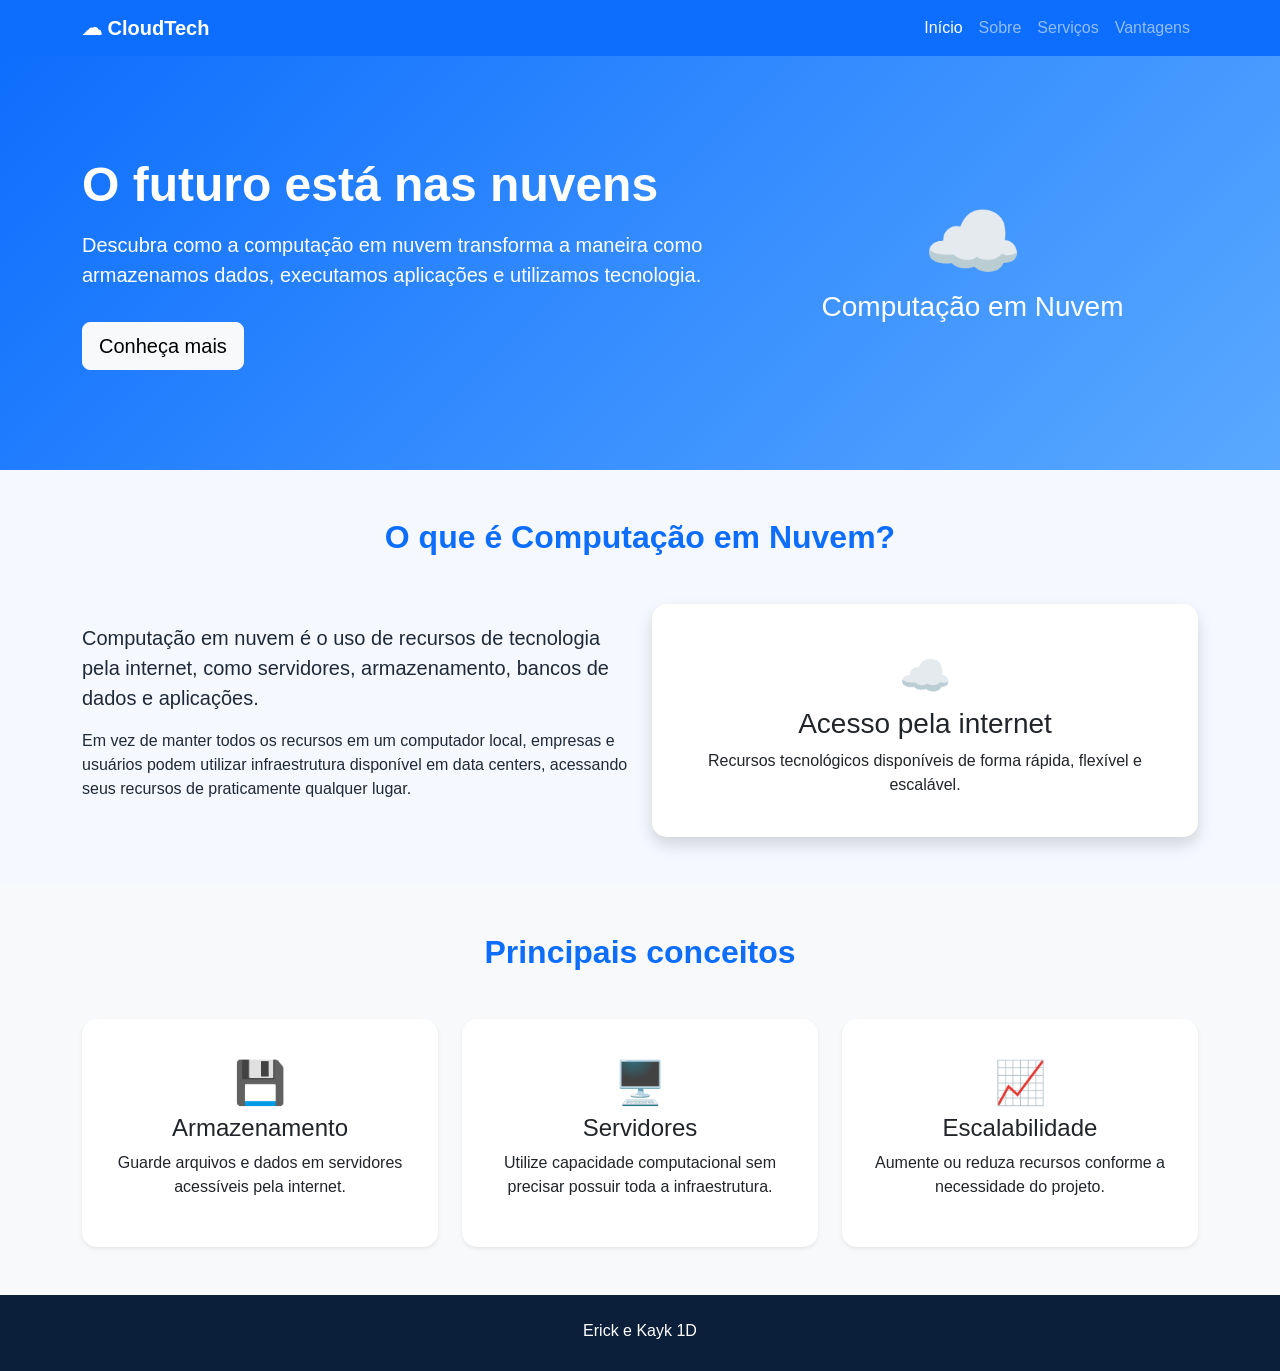
<file: 3-bimestre/computação-em-nuvem/index.html>
<!DOCTYPE html>
<html lang="pt-BR">
<head>
    <meta charset="UTF-8">
    <meta name="viewport" content="width=device-width, initial-scale=1.0">
    <title>CloudTech - Computação em Nuvem</title>
    <link href="https://cdn.jsdelivr.net/npm/bootstrap@5.3.3/dist/css/bootstrap.min.css" rel="stylesheet">
    <link rel="stylesheet" href="css/style.css">
</head>
<body>

<nav class="navbar navbar-expand-lg bg-primary navbar-dark">
    <div class="container">
        <a class="navbar-brand" href="index.html">☁ CloudTech</a>
        <button class="navbar-toggler" type="button" data-bs-toggle="collapse" data-bs-target="#menu">
            <span class="navbar-toggler-icon"></span>
        </button>
        <div class="collapse navbar-collapse" id="menu">
            <ul class="navbar-nav ms-auto">
                <li class="nav-item"><a class="nav-link active" href="index.html">Início</a></li>
                <li class="nav-item"><a class="nav-link" href="sobre.html">Sobre</a></li>
                <li class="nav-item"><a class="nav-link" href="servicos.html">Serviços</a></li>
                <li class="nav-item"><a class="nav-link" href="vantagens.html">Vantagens</a></li>
            </ul>
        </div>
    </div>
</nav>

<section class="hero">
    <div class="container">
        <div class="row align-items-center">
            <div class="col-lg-7">
                <h1>O futuro está nas nuvens</h1>
                <p class="lead mt-3">
                    Descubra como a computação em nuvem transforma a maneira
                    como armazenamos dados, executamos aplicações e utilizamos tecnologia.
                </p>
                <a href="sobre.html" class="btn btn-light btn-lg mt-3">Conheça mais</a>
            </div>
            <div class="col-lg-5 text-center mt-4 mt-lg-0">
                <div class="display-1">☁️</div>
                <h3>Computação em Nuvem</h3>
            </div>
        </div>
    </div>
</section>

<section class="py-5">
    <div class="container">
        <h2 class="text-center section-title mb-5">O que é Computação em Nuvem?</h2>
        <div class="row align-items-center">
            <div class="col-md-6">
                <p class="lead">
                    Computação em nuvem é o uso de recursos de tecnologia pela internet,
                    como servidores, armazenamento, bancos de dados e aplicações.
                </p>
                <p>
                    Em vez de manter todos os recursos em um computador local,
                    empresas e usuários podem utilizar infraestrutura disponível
                    em data centers, acessando seus recursos de praticamente qualquer lugar.
                </p>
            </div>
            <div class="col-md-6">
                <div class="card shadow info-card p-4">
                    <div class="card-body text-center">
                        <div class="icon-box">☁️</div>
                        <h3>Acesso pela internet</h3>
                        <p class="mb-0">
                            Recursos tecnológicos disponíveis de forma rápida,
                            flexível e escalável.
                        </p>
                    </div>
                </div>
            </div>
        </div>
    </div>
</section>

<section class="py-5 bg-light">
    <div class="container">
        <h2 class="text-center section-title mb-5">Principais conceitos</h2>
        <div class="row g-4">
            <div class="col-md-4">
                <div class="card shadow-sm info-card p-3">
                    <div class="card-body text-center">
                        <div class="icon-box">💾</div>
                        <h4>Armazenamento</h4>
                        <p>Guarde arquivos e dados em servidores acessíveis pela internet.</p>
                    </div>
                </div>
            </div>
            <div class="col-md-4">
                <div class="card shadow-sm info-card p-3">
                    <div class="card-body text-center">
                        <div class="icon-box">🖥️</div>
                        <h4>Servidores</h4>
                        <p>Utilize capacidade computacional sem precisar possuir toda a infraestrutura.</p>
                    </div>
                </div>
            </div>
            <div class="col-md-4">
                <div class="card shadow-sm info-card p-3">
                    <div class="card-body text-center">
                        <div class="icon-box">📈</div>
                        <h4>Escalabilidade</h4>
                        <p>Aumente ou reduza recursos conforme a necessidade do projeto.</p>
                    </div>
                </div>
            </div>
        </div>
    </div>
</section>

<footer class="py-4 mt-0">
    <div class="container text-center">
        <p class="mb-1">Erick e Kayk 1D</p>
    </div>
</footer>

<script src="https://cdn.jsdelivr.net/npm/bootstrap@5.3.3/dist/js/bootstrap.bundle.min.js"></script>
</body>
</html>
</file>
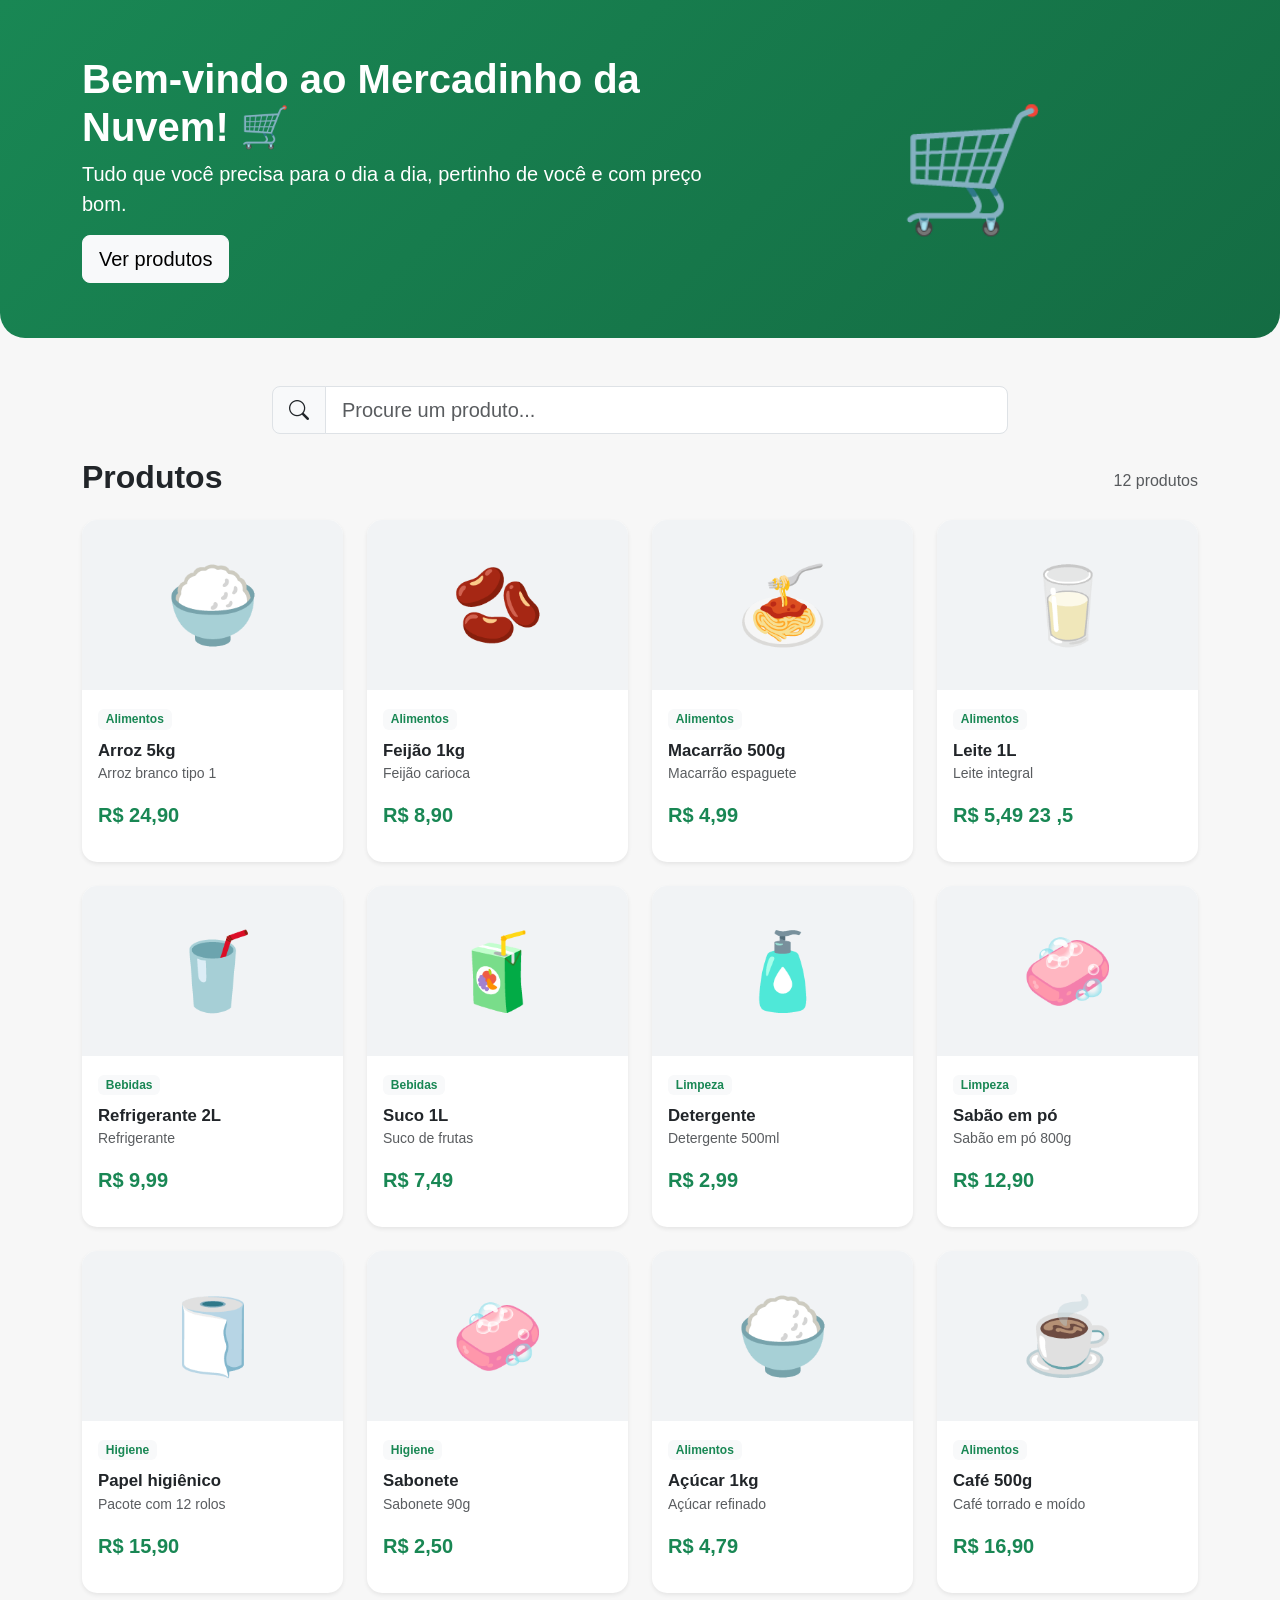
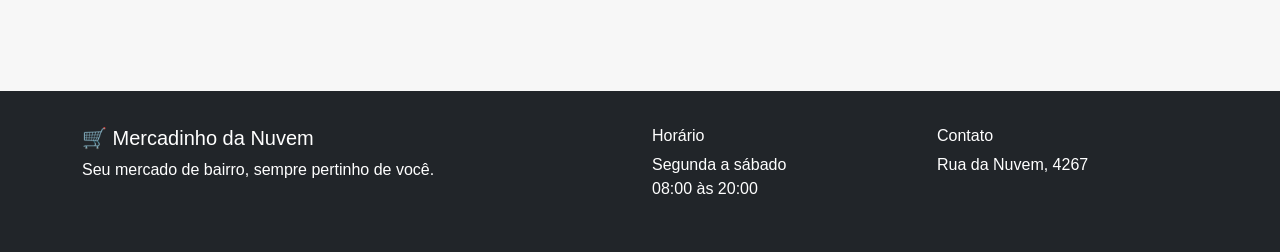
<file: 3-bimestre/mercadinho-da-nuvem/index.html>
<!DOCTYPE html>
<html lang="pt-BR">

<head>
    <meta charset="UTF-8">
    <meta name="viewport" content="width=device-width, initial-scale=1.0">

    <title>Mercadinho da Nuvem</title>

    
    <link href="https://cdn.jsdelivr.net/npm/bootstrap@5.3.3/dist/css/bootstrap.min.css" rel="stylesheet">

    
    <link rel="stylesheet" href="https://cdn.jsdelivr.net/npm/bootstrap-icons@1.11.3/font/bootstrap-icons.min.css">

    <link rel="stylesheet" href="style.css">

   
</head>

<body>

    <section class="hero">
        <div class="container">

            <div class="row align-items-center">

                <div class="col-md-7">

                    <h1>
                        Bem-vindo ao Mercadinho da Nuvem! 🛒
                    </h1>

                    <p class="lead">
                        Tudo que você precisa para o dia a dia,
                        pertinho de você e com preço bom.
                    </p>

                    <a href="#produtos" class="btn btn-light btn-lg">
                        Ver produtos
                    </a>

                </div>

                <div class="col-md-5 text-center mt-4 mt-md-0">

                    <div style="font-size: 120px;">
                        🛒
                    </div>

                </div>

            </div>

        </div>
    </section>



    <main class="container py-5" id="produtos">



        <div class="row mb-4">

            <div class="col-md-8 mx-auto">

                <div class="input-group input-group-lg">

                    <span class="input-group-text">
                        <i class="bi bi-search"></i>
                    </span>

                    <input type="text" id="searchInput" class="form-control" placeholder="Procure um produto...">

                </div>

            </div>

        </div>




        <div class="d-flex justify-content-between align-items-center mb-3">

            <h2 class="fw-bold">
                Produtos
            </h2>

            <span id="productCounter" class="text-muted">
                12 produtos
            </span>

        </div>



        <div class="row g-4" id="productList">



            <div class="col-6 col-md-4 col-lg-3 product" data-name="Arroz 5kg" data-category="Alimentos">

                <div class="card product-card shadow-sm">

                    <div class="product-image">
                        🍚
                    </div>

                    <div class="card-body">

                        <span class="badge bg-light text-success mb-2">
                            Alimentos
                        </span>

                        <div class="product-name">
                            Arroz 5kg
                        </div>

                        <p class="text-muted small">
                            Arroz branco tipo 1
                        </p>

                        <div class="price mb-3">
                            R$ 24,90
                        </div>


                    </div>

                </div>

            </div>

            <div class="col-6 col-md-4 col-lg-3 product" data-name="Feijão 1kg" data-category="Alimentos">

                <div class="card product-card shadow-sm">

                    <div class="product-image">
                        🫘
                    </div>

                    <div class="card-body">

                        <span class="badge bg-light text-success mb-2">
                            Alimentos
                        </span>

                        <div class="product-name">
                            Feijão 1kg
                        </div>

                        <p class="text-muted small">
                            Feijão carioca
                        </p>

                        <div class="price mb-3">
                            R$ 8,90
                        </div>

                    </div>

                </div>

            </div>

            <div class="col-6 col-md-4 col-lg-3 product" data-name="Macarrão 500g" data-category="Alimentos">

                <div class="card product-card shadow-sm">

                    <div class="product-image">
                        🍝
                    </div>

                    <div class="card-body">

                        <span class="badge bg-light text-success mb-2">
                            Alimentos
                        </span>

                        <div class="product-name">
                            Macarrão 500g
                        </div>

                        <p class="text-muted small">
                            Macarrão espaguete
                        </p>

                        <div class="price mb-3">
                            R$ 4,99
                        </div>


                    </div>

                </div>

            </div>

            <div class="col-6 col-md-4 col-lg-3 product" data-name="Leite 1L" data-category="Alimentos">

                <div class="card product-card shadow-sm">

                    <div class="product-image">
                        🥛
                    </div>

                    <div class="card-body">

                        <span class="badge bg-light text-success mb-2">
                            Alimentos
                        </span>

                        <div class="product-name">
                            Leite 1L
                        </div>

                        <p class="text-muted small">
                            Leite integral
                        </p>

                        <div class="price mb-3">
                            R$ 5,49
23
,5                        </div>



                    </div>

                </div>

            </div>

            <div class="col-6 col-md-4 col-lg-3 product" data-name="Coca-Cola 2L" data-category="Bebidas">

                <div class="card product-card shadow-sm">

                    <div class="product-image">
                        🥤
                    </div>

                    <div class="card-body">

                        <span class="badge bg-light text-success mb-2">
                            Bebidas
                        </span>

                        <div class="product-name">
                            Refrigerante 2L
                        </div>

                        <p class="text-muted small">
                            Refrigerante
                        </p>

                        <div class="price mb-3">
                            R$ 9,99
                        </div>



                    </div>

                </div>

            </div>

            <div class="col-6 col-md-4 col-lg-3 product" data-name="Suco 1L" data-category="Bebidas">

                <div class="card product-card shadow-sm">

                    <div class="product-image">
                        🧃
                    </div>

                    <div class="card-body">

                        <span class="badge bg-light text-success mb-2">
                            Bebidas
                        </span>

                        <div class="product-name">
                            Suco 1L
                        </div>

                        <p class="text-muted small">
                            Suco de frutas
                        </p>

                        <div class="price mb-3">
                            R$ 7,49
                        </div>



                    </div>

                </div>

            </div>

            <div class="col-6 col-md-4 col-lg-3 product" data-name="Detergente" data-category="Limpeza">

                <div class="card product-card shadow-sm">

                    <div class="product-image">
                        🧴
                    </div>

                    <div class="card-body">

                        <span class="badge bg-light text-success mb-2">
                            Limpeza
                        </span>

                        <div class="product-name">
                            Detergente
                        </div>

                        <p class="text-muted small">
                            Detergente 500ml
                        </p>

                        <div class="price mb-3">
                            R$ 2,99
                        </div>



                    </div>

                </div>

            </div>

            <div class="col-6 col-md-4 col-lg-3 product" data-name="Sabão em pó" data-category="Limpeza">

                <div class="card product-card shadow-sm">

                    <div class="product-image">
                        🧼
                    </div>

                    <div class="card-body">

                        <span class="badge bg-light text-success mb-2">
                            Limpeza
                        </span>

                        <div class="product-name">
                            Sabão em pó
                        </div>

                        <p class="text-muted small">
                            Sabão em pó 800g
                        </p>

                        <div class="price mb-3">
                            R$ 12,90
                        </div>



                    </div>

                </div>

            </div>


            <div class="col-6 col-md-4 col-lg-3 product" data-name="Papel higiênico" data-category="Higiene">

                <div class="card product-card shadow-sm">

                    <div class="product-image">
                        🧻
                    </div>

                    <div class="card-body">

                        <span class="badge bg-light text-success mb-2">
                            Higiene
                        </span>

                        <div class="product-name">
                            Papel higiênico
                        </div>

                        <p class="text-muted small">
                            Pacote com 12 rolos
                        </p>

                        <div class="price mb-3">
                            R$ 15,90
                        </div>



                    </div>

                </div>

            </div>

            <div class="col-6 col-md-4 col-lg-3 product" data-name="Sabonete" data-category="Higiene">

                <div class="card product-card shadow-sm">

                    <div class="product-image">
                        🧼
                    </div>

                    <div class="card-body">

                        <span class="badge bg-light text-success mb-2">
                            Higiene
                        </span>

                        <div class="product-name">
                            Sabonete
                        </div>

                        <p class="text-muted small">
                            Sabonete 90g
                        </p>

                        <div class="price mb-3">
                            R$ 2,50
                        </div>



                    </div>

                </div>

            </div>


            <div class="col-6 col-md-4 col-lg-3 product" data-name="Açúcar 1kg" data-category="Alimentos">

                <div class="card product-card shadow-sm">

                    <div class="product-image">
                        🍚
                    </div>

                    <div class="card-body">

                        <span class="badge bg-light text-success mb-2">
                            Alimentos
                        </span>

                        <div class="product-name">
                            Açúcar 1kg
                        </div>

                        <p class="text-muted small">
                            Açúcar refinado
                        </p>

                        <div class="price mb-3">
                            R$ 4,79
                        </div>



                    </div>

                </div>

            </div>

            <div class="col-6 col-md-4 col-lg-3 product" data-name="Café 500g" data-category="Alimentos">

                <div class="card product-card shadow-sm">

                    <div class="product-image">
                        ☕
                    </div>

                    <div class="card-body">

                        <span class="badge bg-light text-success mb-2">
                            Alimentos
                        </span>

                        <div class="product-name">
                            Café 500g
                        </div>

                        <p class="text-muted small">
                            Café torrado e moído
                        </p>

                        <div class="price mb-3">
                            R$ 16,90
                        </div>

                    </div>

                </div>

            </div>

        

    </main>

    <footer>

        <div class="container">

            <div class="row">

                <div class="col-md-6">

                    <h5>
                        🛒 Mercadinho da Nuvem
                    </h5>

                    <p>
                        Seu mercado de bairro, sempre pertinho de você.
                    </p>

                </div>

                <div class="col-md-3">

                    <h6>
                        Horário
                    </h6>

                    <p>
                        Segunda a sábado<br>
                        08:00 às 20:00
                    </p>

                </div>

                <div class="col-md-3">

                    <h6>
                        Contato
                    </h6>

                    <p>Rua da Nuvem, 4267

</script>

</body>

</html>
</file>
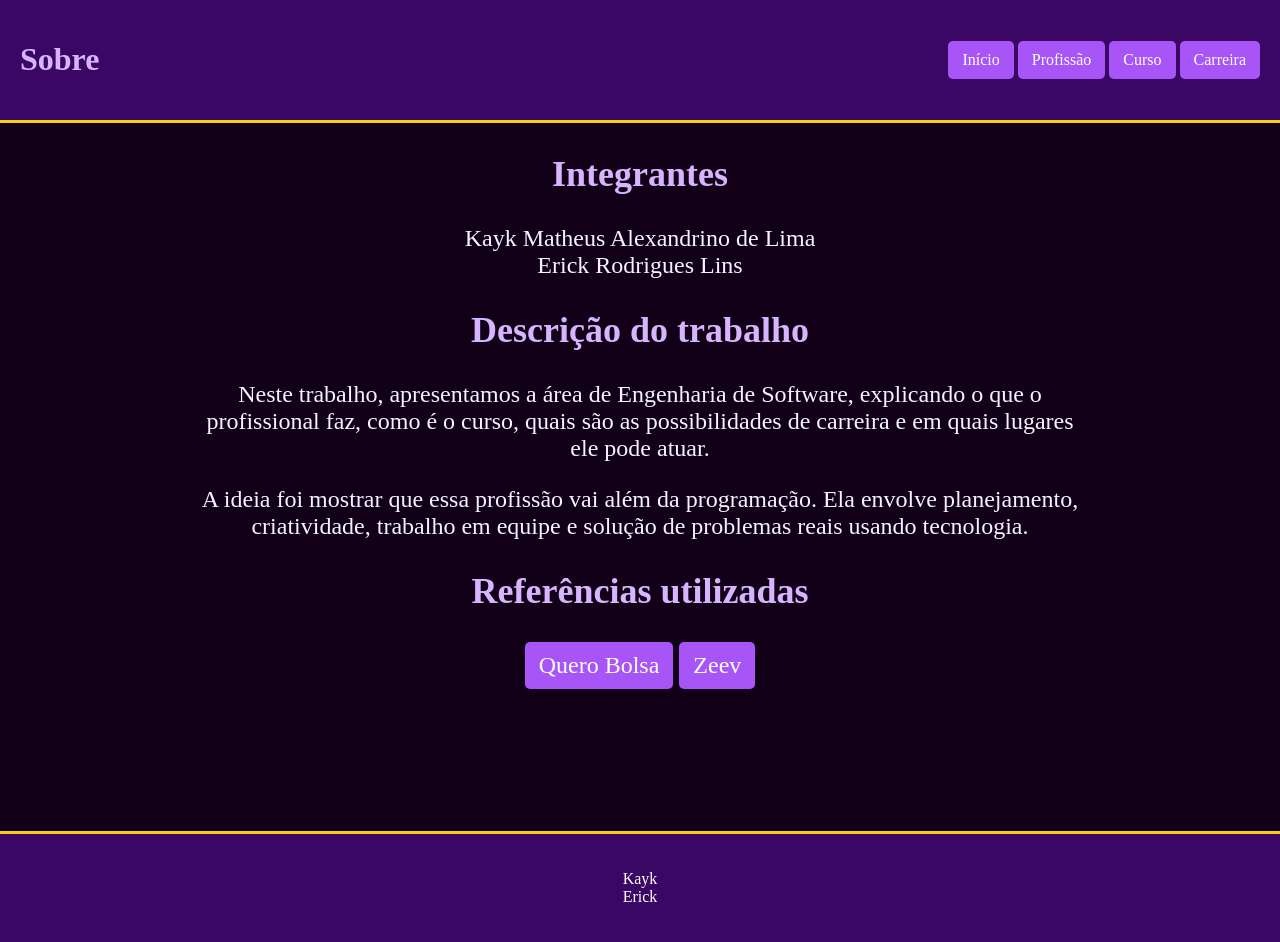
<file: 2-bimestre/Site das Profissões/sobre.html>
<!DOCTYPE html>
<html lang="pt-br">

<head>
    <meta charset="UTF-8">
    <meta name="viewport" content="width=device-width, initial-scale=1.0">
    <link rel="stylesheet" href="style.css">
    <title>Sobre</title>
</head>

<body>
    <header class="menu">
        <h1>Sobre</h1>

        <nav class="botoes">
            <a href="Index.html">Início</a>
            <a href="profissao.html">Profissão</a>
            <a href="curso.html">Curso</a>
            <a href="carreira.html">Carreira</a>
        </nav>
    </header>

    <main>
        <section class="conteudo">
            <h2>Integrantes</h2>
            <p>
                Kayk Matheus Alexandrino de Lima<br>
                Erick Rodrigues Lins
            </p>
        </section>

        <section class="conteudo">
            <h2>Descrição do trabalho</h2>
            <p>
                Neste trabalho, apresentamos a área de Engenharia de Software, explicando o que o profissional faz, como
                é o curso, quais são as possibilidades de carreira e em quais lugares ele pode atuar.
            </p>

            <p>
                A ideia foi mostrar que essa profissão vai além da programação. Ela envolve planejamento, criatividade,
                trabalho em equipe e solução de problemas reais usando tecnologia.
            </p>
        </section>

        <section class="conteudo">
            <h2>Referências utilizadas</h2>

            <div class="botoes referencias">
                <a href="https://querobolsa.com.br/carreiras-e-profissoes/engenheiro-de-software">Quero Bolsa</a>
                <a href="https://zeev.it/blog/engenheiro-de-software/">Zeev</a>
            </div>
        </section>
    </main>
    <br><br><br><br>
    <footer class="footer">
        <p>Kayk<br>Erick</p>
    </footer>
</body>

</html>
</file>
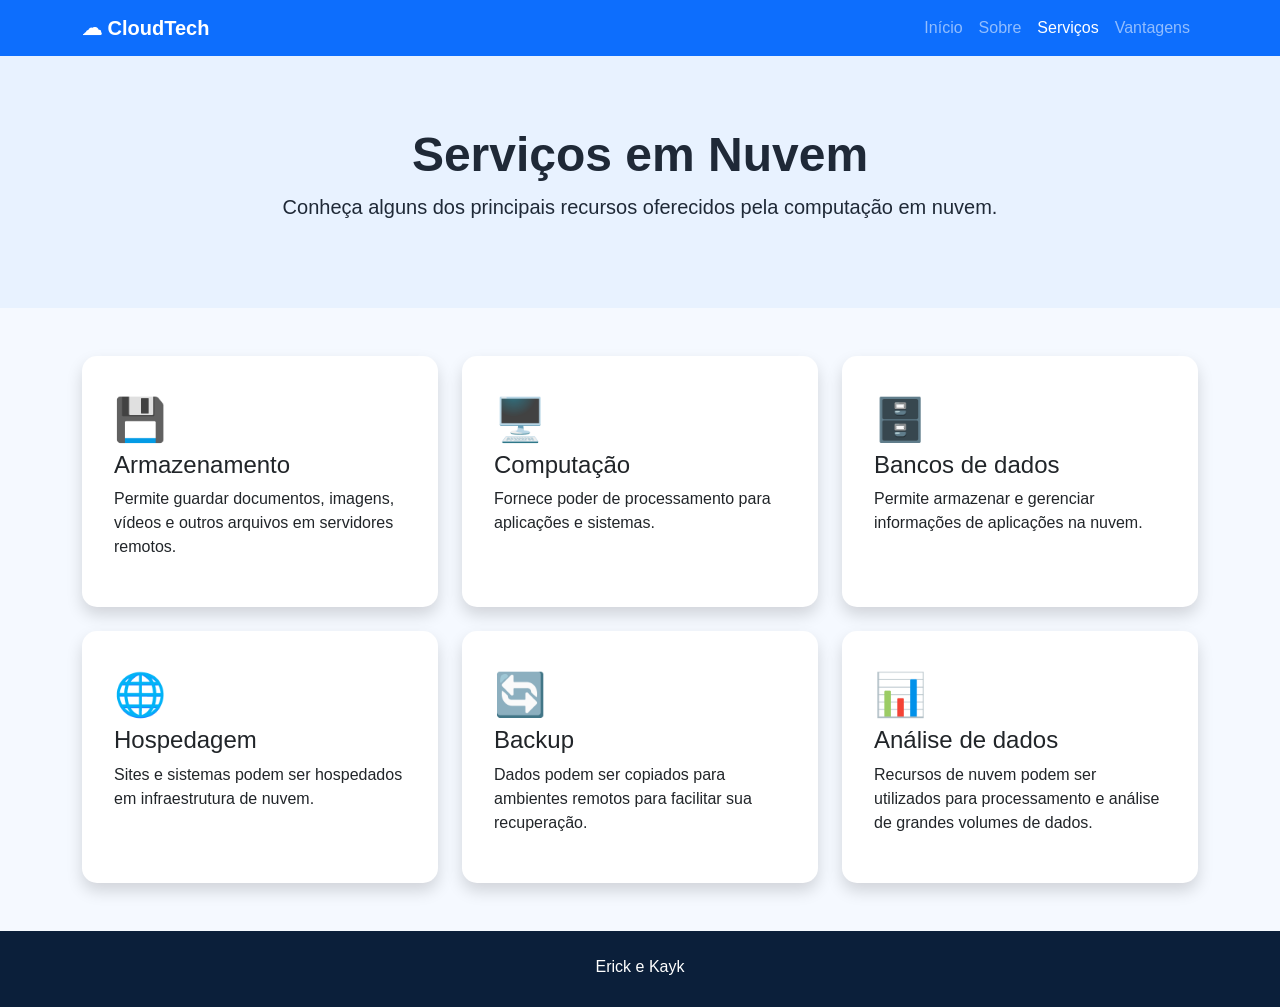
<file: 3-bimestre/computação-em-nuvem/servicos.html>
<!DOCTYPE html>
<html lang="pt-BR">
<head>
    <meta charset="UTF-8">
    <meta name="viewport" content="width=device-width, initial-scale=1.0">
    <title>Serviços - CloudTech</title>
    <link href="https://cdn.jsdelivr.net/npm/bootstrap@5.3.3/dist/css/bootstrap.min.css" rel="stylesheet">
    <link rel="stylesheet" href="css/style.css">
</head>
<body>

<nav class="navbar navbar-expand-lg bg-primary navbar-dark">
    <div class="container">
        <a class="navbar-brand" href="index.html">☁ CloudTech</a>
        <button class="navbar-toggler" type="button" data-bs-toggle="collapse" data-bs-target="#menu">
            <span class="navbar-toggler-icon"></span>
        </button>
        <div class="collapse navbar-collapse" id="menu">
            <ul class="navbar-nav ms-auto">
                <li class="nav-item"><a class="nav-link" href="index.html">Início</a></li>
                <li class="nav-item"><a class="nav-link" href="sobre.html">Sobre</a></li>
                <li class="nav-item"><a class="nav-link active" href="servicos.html">Serviços</a></li>
                <li class="nav-item"><a class="nav-link" href="vantagens.html">Vantagens</a></li>
            </ul>
        </div>
    </div>
</nav>

<section class="about-hero">
    <div class="container text-center">
        <h1 class="display-5 fw-bold">Serviços em Nuvem</h1>
        <p class="lead">Conheça alguns dos principais recursos oferecidos pela computação em nuvem.</p>
    </div>
</section>

<section class="py-5">
    <div class="container">
        <div class="row g-4">
            <div class="col-md-6 col-lg-4">
                <div class="card shadow info-card p-3">
                    <div class="card-body">
                        <div class="icon-box">💾</div>
                        <h4>Armazenamento</h4>
                        <p>Permite guardar documentos, imagens, vídeos e outros arquivos em servidores remotos.</p>
                    </div>
                </div>
            </div>
            <div class="col-md-6 col-lg-4">
                <div class="card shadow info-card p-3">
                    <div class="card-body">
                        <div class="icon-box">🖥️</div>
                        <h4>Computação</h4>
                        <p>Fornece poder de processamento para aplicações e sistemas.</p>
                    </div>
                </div>
            </div>
            <div class="col-md-6 col-lg-4">
                <div class="card shadow info-card p-3">
                    <div class="card-body">
                        <div class="icon-box">🗄️</div>
                        <h4>Bancos de dados</h4>
                        <p>Permite armazenar e gerenciar informações de aplicações na nuvem.</p>
                    </div>
                </div>
            </div>
            <div class="col-md-6 col-lg-4">
                <div class="card shadow info-card p-3">
                    <div class="card-body">
                        <div class="icon-box">🌐</div>
                        <h4>Hospedagem</h4>
                        <p>Sites e sistemas podem ser hospedados em infraestrutura de nuvem.</p>
                    </div>
                </div>
            </div>
            <div class="col-md-6 col-lg-4">
                <div class="card shadow info-card p-3">
                    <div class="card-body">
                        <div class="icon-box">🔄</div>
                        <h4>Backup</h4>
                        <p>Dados podem ser copiados para ambientes remotos para facilitar sua recuperação.</p>
                    </div>
                </div>
            </div>
            <div class="col-md-6 col-lg-4">
                <div class="card shadow info-card p-3">
                    <div class="card-body">
                        <div class="icon-box">📊</div>
                        <h4>Análise de dados</h4>
                        <p>Recursos de nuvem podem ser utilizados para processamento e análise de grandes volumes de dados.</p>
                    </div>
                </div>
            </div>
        </div>
    </div>
</section>

<footer class="py-4">
    <div class="container text-center">
        <p class="mb-1">Erick e Kayk</p>
    </div>
</footer>

<script src="https://cdn.jsdelivr.net/npm/bootstrap@5.3.3/dist/js/bootstrap.bundle.min.js"></script>
</body>
</html>
</file>
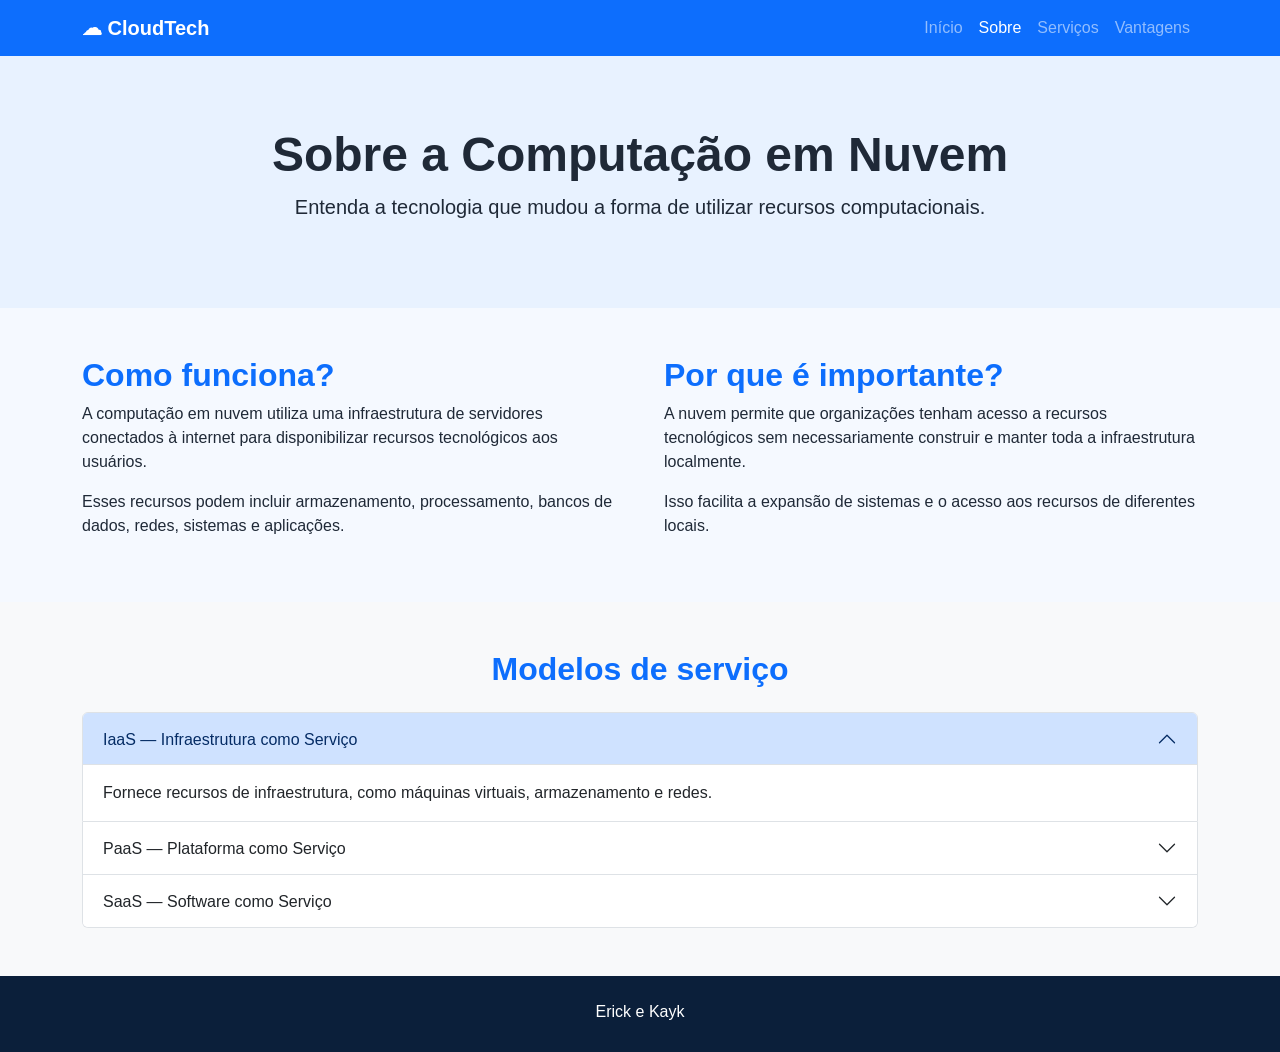
<file: 3-bimestre/computação-em-nuvem/sobre.html>
<!DOCTYPE html>
<html lang="pt-BR">
<head>
    <meta charset="UTF-8">
    <meta name="viewport" content="width=device-width, initial-scale=1.0">
    <title>Sobre - CloudTech</title>
    <link href="https://cdn.jsdelivr.net/npm/bootstrap@5.3.3/dist/css/bootstrap.min.css" rel="stylesheet">
    <link rel="stylesheet" href="css/style.css">
</head>
<body>

<nav class="navbar navbar-expand-lg bg-primary navbar-dark">
    <div class="container">
        <a class="navbar-brand" href="index.html">☁ CloudTech</a>
        <button class="navbar-toggler" type="button" data-bs-toggle="collapse" data-bs-target="#menu">
            <span class="navbar-toggler-icon"></span>
        </button>
        <div class="collapse navbar-collapse" id="menu">
            <ul class="navbar-nav ms-auto">
                <li class="nav-item"><a class="nav-link" href="index.html">Início</a></li>
                <li class="nav-item"><a class="nav-link active" href="sobre.html">Sobre</a></li>
                <li class="nav-item"><a class="nav-link" href="servicos.html">Serviços</a></li>
                <li class="nav-item"><a class="nav-link" href="vantagens.html">Vantagens</a></li>
            </ul>
        </div>
    </div>
</nav>

<section class="about-hero">
    <div class="container text-center">
        <h1 class="display-5 fw-bold">Sobre a Computação em Nuvem</h1>
        <p class="lead">Entenda a tecnologia que mudou a forma de utilizar recursos computacionais.</p>
    </div>
</section>

<section class="py-5">
    <div class="container">
        <div class="row g-5">
            <div class="col-lg-6">
                <h2 class="section-title">Como funciona?</h2>
                <p>
                    A computação em nuvem utiliza uma infraestrutura de servidores
                    conectados à internet para disponibilizar recursos tecnológicos
                    aos usuários.
                </p>
                <p>
                    Esses recursos podem incluir armazenamento, processamento,
                    bancos de dados, redes, sistemas e aplicações.
                </p>
            </div>

            <div class="col-lg-6">
                <h2 class="section-title">Por que é importante?</h2>
                <p>
                    A nuvem permite que organizações tenham acesso a recursos
                    tecnológicos sem necessariamente construir e manter toda
                    a infraestrutura localmente.
                </p>
                <p>
                    Isso facilita a expansão de sistemas e o acesso aos recursos
                    de diferentes locais.
                </p>
            </div>
        </div>
    </div>
</section>

<section class="py-5 bg-light">
    <div class="container">
        <h2 class="text-center section-title mb-4">Modelos de serviço</h2>
        <div class="accordion" id="cloudAccordion">
            <div class="accordion-item">
                <h2 class="accordion-header">
                    <button class="accordion-button" data-bs-toggle="collapse" data-bs-target="#iaas">
                        IaaS — Infraestrutura como Serviço
                    </button>
                </h2>
                <div id="iaas" class="accordion-collapse collapse show" data-bs-parent="#cloudAccordion">
                    <div class="accordion-body">
                        Fornece recursos de infraestrutura, como máquinas virtuais,
                        armazenamento e redes.
                    </div>
                </div>
            </div>

            <div class="accordion-item">
                <h2 class="accordion-header">
                    <button class="accordion-button collapsed" data-bs-toggle="collapse" data-bs-target="#paas">
                        PaaS — Plataforma como Serviço
                    </button>
                </h2>
                <div id="paas" class="accordion-collapse collapse" data-bs-parent="#cloudAccordion">
                    <div class="accordion-body">
                        Oferece uma plataforma para desenvolver, testar e executar aplicações.
                    </div>
                </div>
            </div>

            <div class="accordion-item">
                <h2 class="accordion-header">
                    <button class="accordion-button collapsed" data-bs-toggle="collapse" data-bs-target="#saas">
                        SaaS — Software como Serviço
                    </button>
                </h2>
                <div id="saas" class="accordion-collapse collapse" data-bs-parent="#cloudAccordion">
                    <div class="accordion-body">
                        Disponibiliza softwares diretamente pela internet, geralmente
                        por meio de um navegador ou aplicativo.
                    </div>
                </div>
            </div>
        </div>
    </div>
</section>

<footer class="py-4">
    <div class="container text-center">
        <p class="mb-1">Erick e Kayk</p>
    </div>
</footer>

<script src="https://cdn.jsdelivr.net/npm/bootstrap@5.3.3/dist/js/bootstrap.bundle.min.js"></script>
</body>
</html>
</file>
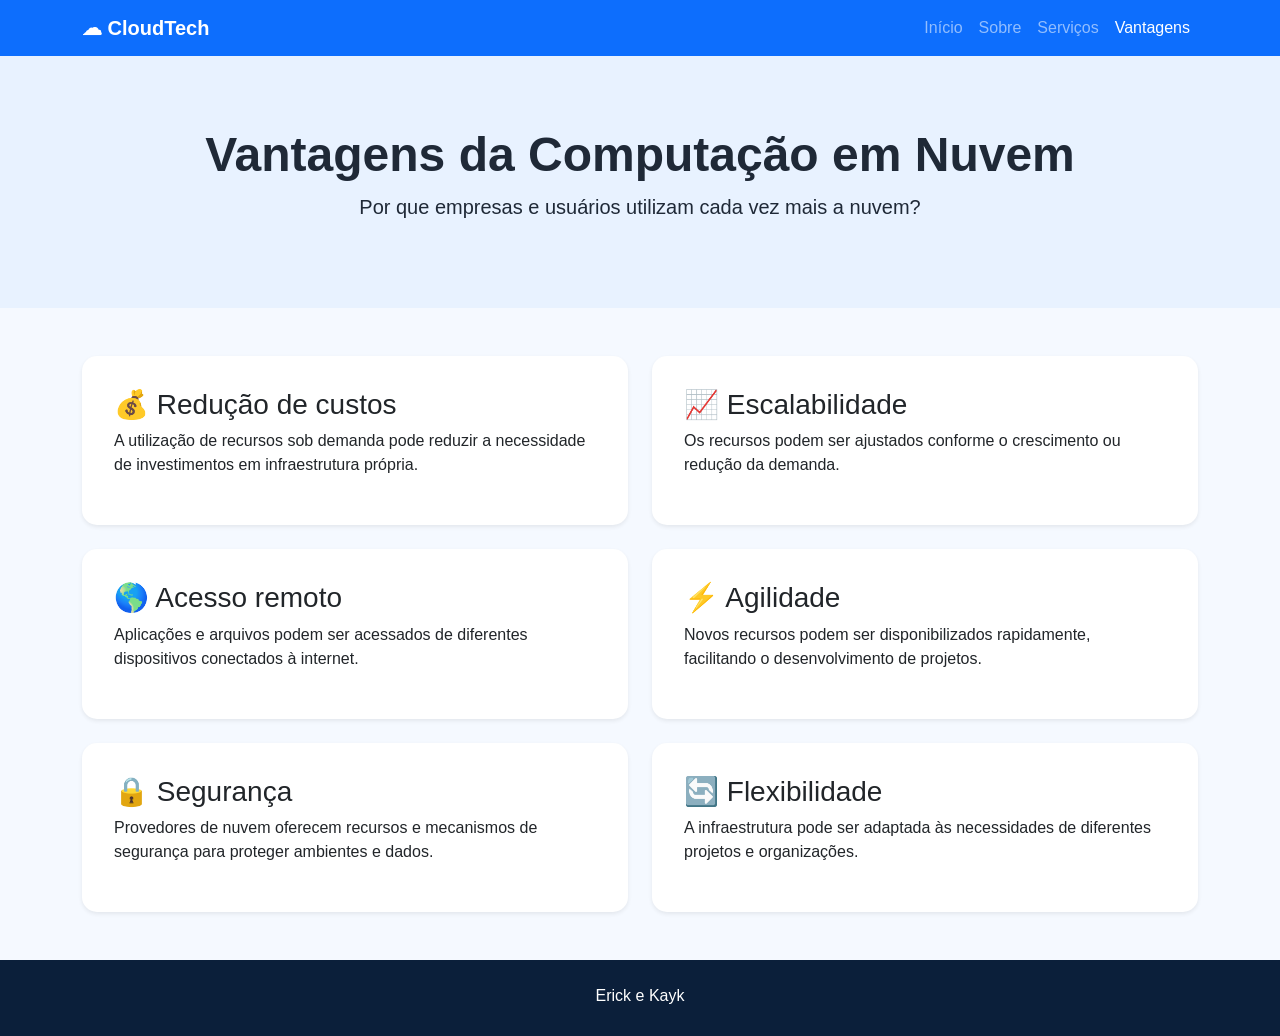
<file: 3-bimestre/computação-em-nuvem/vantagens.html>
<!DOCTYPE html>
<html lang="pt-BR">
<head>
    <meta charset="UTF-8">
    <meta name="viewport" content="width=device-width, initial-scale=1.0">
    <title>Vantagens - CloudTech</title>
    <link href="https://cdn.jsdelivr.net/npm/bootstrap@5.3.3/dist/css/bootstrap.min.css" rel="stylesheet">
    <link rel="stylesheet" href="css/style.css">
</head>
<body>

<nav class="navbar navbar-expand-lg bg-primary navbar-dark">
    <div class="container">
        <a class="navbar-brand" href="index.html">☁ CloudTech</a>
        <button class="navbar-toggler" type="button" data-bs-toggle="collapse" data-bs-target="#menu">
            <span class="navbar-toggler-icon"></span>
        </button>
        <div class="collapse navbar-collapse" id="menu">
            <ul class="navbar-nav ms-auto">
                <li class="nav-item"><a class="nav-link" href="index.html">Início</a></li>
                <li class="nav-item"><a class="nav-link" href="sobre.html">Sobre</a></li>
                <li class="nav-item"><a class="nav-link" href="servicos.html">Serviços</a></li>
                <li class="nav-item"><a class="nav-link active" href="vantagens.html">Vantagens</a></li>             
            </ul>
        </div>
    </div>
</nav>

<section class="about-hero">
    <div class="container text-center">
        <h1 class="display-5 fw-bold">Vantagens da Computação em Nuvem</h1>
        <p class="lead">Por que empresas e usuários utilizam cada vez mais a nuvem?</p>
    </div>
</section>

<section class="py-5">
    <div class="container">
        <div class="row g-4">
            <div class="col-md-6">
                <div class="card shadow-sm info-card p-3">
                    <div class="card-body">
                        <h3>💰 Redução de custos</h3>
                        <p>A utilização de recursos sob demanda pode reduzir a necessidade de investimentos em infraestrutura própria.</p>
                    </div>
                </div>
            </div>
            <div class="col-md-6">
                <div class="card shadow-sm info-card p-3">
                    <div class="card-body">
                        <h3>📈 Escalabilidade</h3>
                        <p>Os recursos podem ser ajustados conforme o crescimento ou redução da demanda.</p>
                    </div>
                </div>
            </div>
            <div class="col-md-6">
                <div class="card shadow-sm info-card p-3">
                    <div class="card-body">
                        <h3>🌎 Acesso remoto</h3>
                        <p>Aplicações e arquivos podem ser acessados de diferentes dispositivos conectados à internet.</p>
                    </div>
                </div>
            </div>
            <div class="col-md-6">
                <div class="card shadow-sm info-card p-3">
                    <div class="card-body">
                        <h3>⚡ Agilidade</h3>
                        <p>Novos recursos podem ser disponibilizados rapidamente, facilitando o desenvolvimento de projetos.</p>
                    </div>
                </div>
            </div>
            <div class="col-md-6">
                <div class="card shadow-sm info-card p-3">
                    <div class="card-body">
                        <h3>🔒 Segurança</h3>
                        <p>Provedores de nuvem oferecem recursos e mecanismos de segurança para proteger ambientes e dados.</p>
                    </div>
                </div>
            </div>
            <div class="col-md-6">
                <div class="card shadow-sm info-card p-3">
                    <div class="card-body">
                        <h3>🔄 Flexibilidade</h3>
                        <p>A infraestrutura pode ser adaptada às necessidades de diferentes projetos e organizações.</p>
                    </div>
                </div>
            </div>
        </div>
    </div>
</section>

<footer class="py-4">
    <div class="container text-center">
        <p class="mb-1">Erick e Kayk</p>
    </div>
</footer>

<script src="https://cdn.jsdelivr.net/npm/bootstrap@5.3.3/dist/js/bootstrap.bundle.min.js"></script>
</body>
</html>
</file>
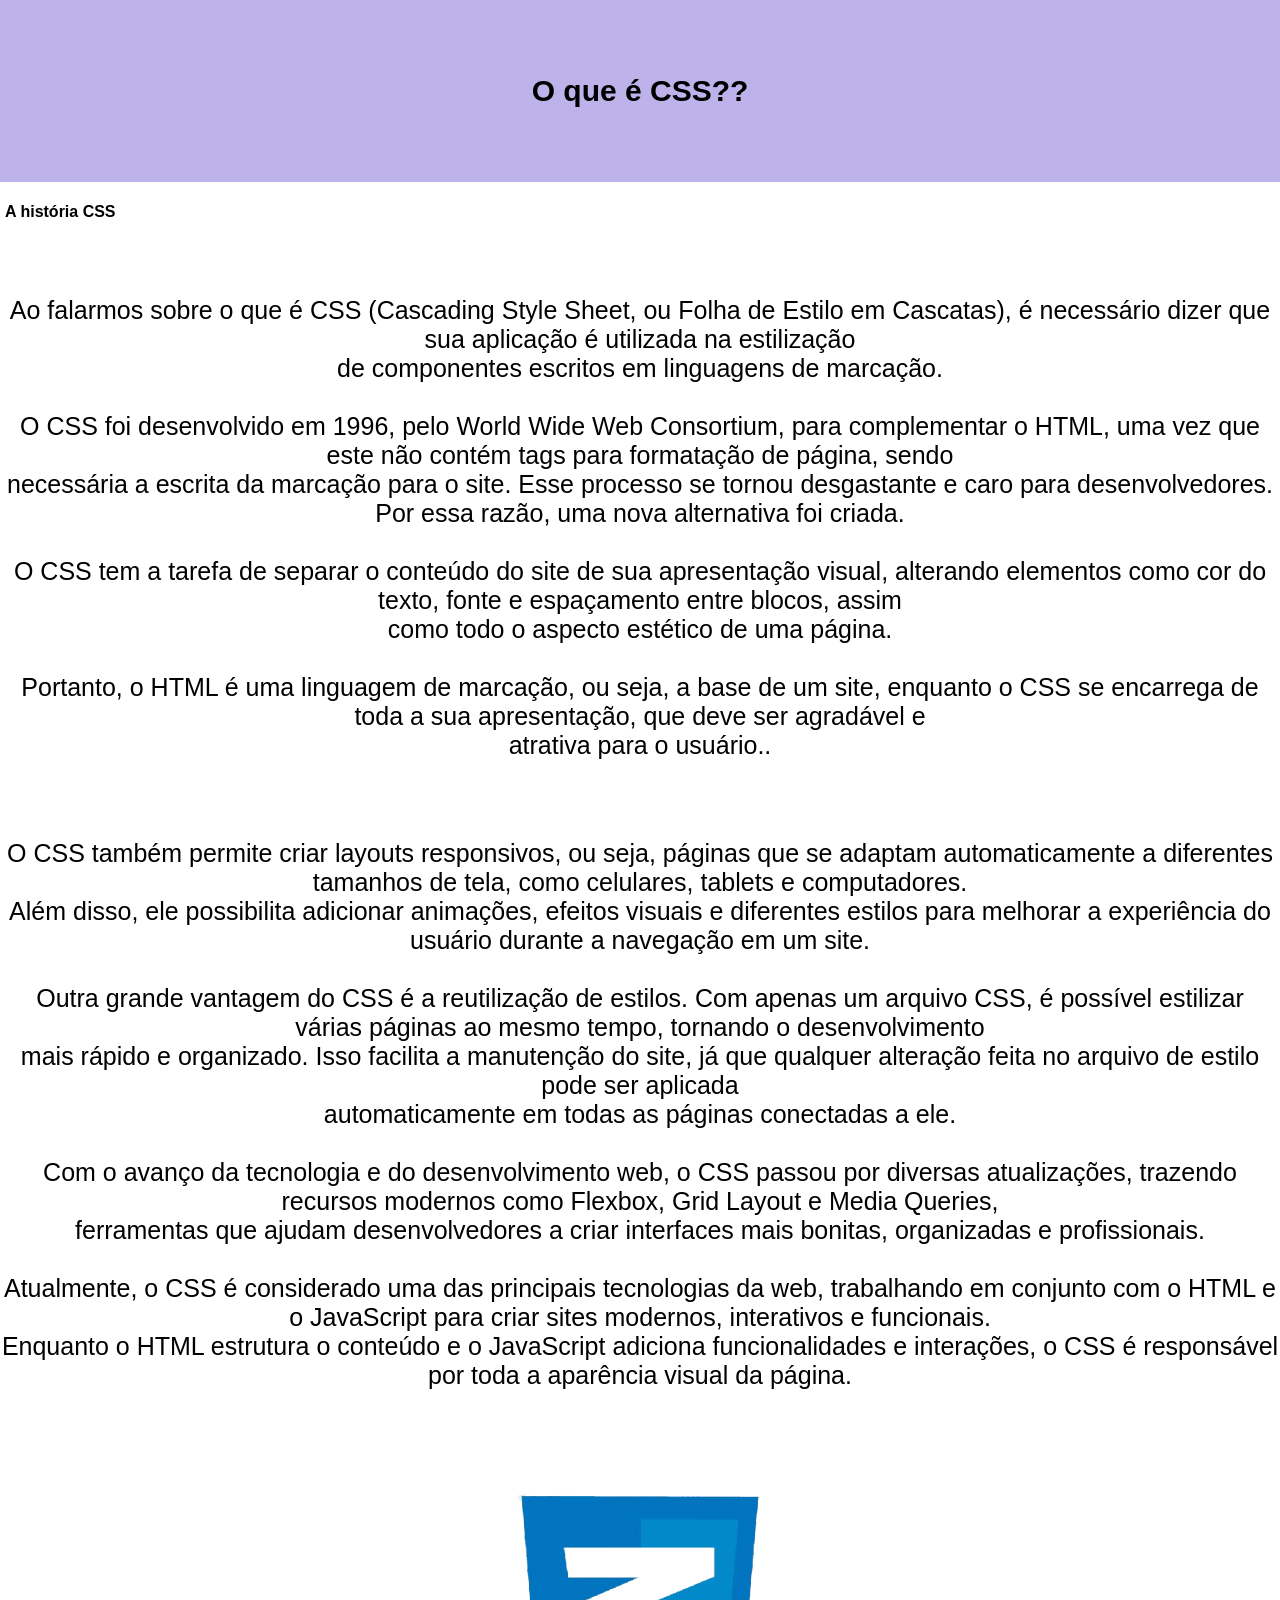
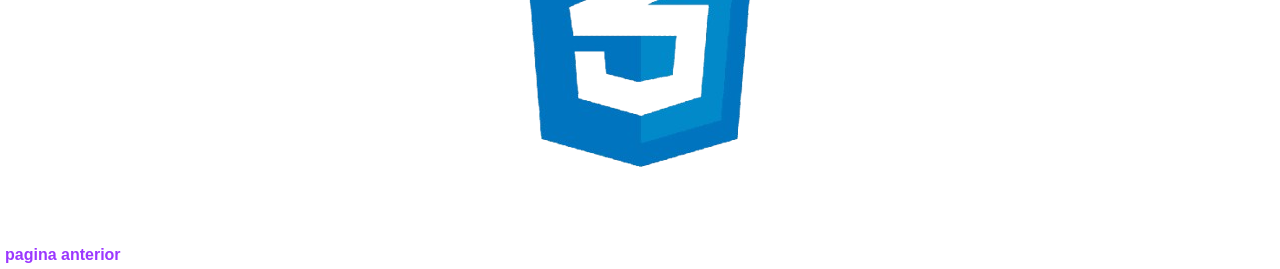
<file: 2-bimestre/Site_CSS/trabalho css/index2.html>
<!DOCTYPE html>
<html lang="pt-br">

<head>
    <meta charset="UTF-8">
    <meta name="viewport" content="width=device-width, initial-scale=1.0">
    <title>parte 2</title>
    <link rel="stylesheet" href="style.css">

</head>

<body>


    <div class="titulo">
        <tr><br>
            
            <h4>O que é CSS??</h4><br>
        </tr>
    </div>
    <p> <a href="index.html" button class="botao2"> A história CSS</a></p>


    <div class="introducao"><br>
        <p> Ao falarmos sobre o que é CSS (Cascading Style Sheet, ou Folha de Estilo em Cascatas), é necessário dizer
            que sua aplicação é utilizada na estilização<br> de componentes escritos em linguagens de marcação.<br><br>

            O CSS foi desenvolvido em 1996, pelo World Wide Web Consortium, para complementar o HTML, uma vez que este
            não contém tags para formatação de página, sendo<br> necessária a escrita da marcação para o site. Esse
            processo
            se tornou desgastante e caro para desenvolvedores. Por essa razão, uma nova alternativa foi criada.<br><br>

            O CSS tem a tarefa de separar o conteúdo do site de sua apresentação visual, alterando elementos como cor do
            texto, fonte e espaçamento entre blocos, assim <br>como todo o aspecto estético de uma página.<br><br>

            Portanto, o HTML é uma linguagem de marcação, ou seja, a base de um site, enquanto o CSS se encarrega de
            toda a sua apresentação, que deve ser agradável e <br> atrativa para o usuário..</p><br>
    </div>

    
    <div class="texto1"> 
        <p>O CSS também permite criar layouts responsivos, ou seja, páginas que se adaptam automaticamente a diferentes
            tamanhos de tela, como celulares, tablets e computadores.<br> Além disso, ele possibilita adicionar animações,
            efeitos visuais e diferentes estilos para melhorar a experiência do usuário durante a navegação em um site.<br><br>

            Outra grande vantagem do CSS é a reutilização de estilos. Com apenas um arquivo CSS, é possível estilizar
            várias páginas ao mesmo tempo, tornando o desenvolvimento<br> mais rápido e organizado. Isso facilita a
            manutenção do site, já que qualquer alteração feita no arquivo de estilo pode ser aplicada<br> automaticamente
            em todas as páginas conectadas a ele.<br><br>

            Com o avanço da tecnologia e do desenvolvimento web, o CSS passou por diversas atualizações, trazendo
            recursos modernos como Flexbox, Grid Layout e Media Queries,<br> ferramentas que ajudam desenvolvedores a criar
            interfaces mais bonitas, organizadas e profissionais.<br><br>

            Atualmente, o CSS é considerado uma das principais tecnologias da web, trabalhando em conjunto com o HTML e
            o JavaScript para criar sites modernos, interativos e funcionais.<br> Enquanto o HTML estrutura o conteúdo e o
            JavaScript adiciona funcionalidades e interações, o CSS é responsável por toda a aparência visual da página.<br><br>
        </p></div>
        <center>
            <img src=imagens/css-3-removebg-preview.png alt="">
        </center><br>
        <a href="index.html" class="botao"> pagina anterior</a>
    






















</body>
</file>
<file: 3-bimestre/computação-em-nuvem/css/style.css>
body {
    font-family: Arial, sans-serif;
    background-color: #f5f9ff;
    color: #1f2937;
}

.navbar-brand {
    font-weight: bold;
}

.hero {
    background: linear-gradient(135deg, #0d6efd, #5aa9ff);
    color: white;
    padding: 100px 0;
}

.hero h1 {
    font-size: 3rem;
    font-weight: 700;
}

.section-title {
    font-weight: 700;
    color: #0d6efd;
}

.info-card {
    border: none;
    border-radius: 15px;
    transition: transform 0.2s;
    height: 100%;
}

.info-card:hover {
    transform: translateY(-5px);
}

.icon-box {
    font-size: 42px;
    color: #0d6efd;
}

footer {
    background-color: #0b1f3a;
    color: white;
}

.about-hero {
    background-color: #e8f2ff;
    padding: 70px 0;
}

.contact-box {
    border-radius: 15px;
    border: none;
}
</file>
<file: 3-bimestre/mercadinho-da-nuvem/style.css>
body {
    background-color: #f7f7f7;
    font-family: Arial, Helvetica, sans-serif;
}




.navbar {
    background: #198754;
}

.navbar-brand {
    font-weight: bold;
    font-size: 1.4rem;
}




.hero {
    background: linear-gradient(135deg, #198754, #146c43);
    color: white;
    padding: 55px 20px;
    border-radius: 0 0 25px 25px;
}

.hero h1 {
    font-weight: 800;
}




.product-card {
    border: none;
    border-radius: 15px;
    overflow: hidden;
    transition: 0.2s;
    height: 100%;
}

.product-card:hover {
    transform: translateY(-5px);
    box-shadow: 0 8px 25px rgba(0, 0, 0, 0.12);
}

.product-image {
    height: 170px;
    display: flex;
    align-items: center;
    justify-content: center;
    background: #f1f3f5;
    font-size: 75px;
}

.product-name {
    font-weight: bold;
    font-size: 1.05rem;
}

.price {
    color: #198754;
    font-weight: bold;
    font-size: 1.25rem;
}



.category-btn {
    border-radius: 50px;
    margin: 4px;
}


.cart-item {
    border-bottom: 1px solid #ddd;
    padding: 12px 0;
}

.cart-item:last-child {
    border-bottom: none;
}

.quantity-btn {
    width: 30px;
    height: 30px;
    padding: 0;
    border-radius: 50%;
}

.cart-total {
    font-size: 1.4rem;
    font-weight: bold;
    color: #198754;
}


footer {
    background: #212529;
    color: white;
    margin-top: 50px;
    padding: 35px 0;
}



@media (max-width: 576px) {

    .hero {
        padding: 40px 15px;
    }

    .hero h1 {
        font-size: 2rem;
    }

    .product-image {
        height: 140px;
    } 
}
</file>
<file: 2-bimestre/Site das Profissões/style.css>
.texto {
    font-style: italic;
    font-family: Verdana, Geneva, Tahoma, sans-serif;
    font-size: 24px;
    color: white;
}

.menu {
    background-color: #3b0764;
    padding: 20px;
    display: flex;
    justify-content: space-between;
    align-items: center;
    color: white;
    border-bottom: 3px solid #facc15;

}

.menu2 {
    background-color: #3b0764;
    padding: 1px;
    justify-content: space-between;
    align-items: center;
}

.conteudo {
    font-family: 'Times New Roman', Times, serif;
    text-align: center;
    font-size: 24px;
    color: #f5f3ff;
    max-width: 900px;
    margin: 30px auto;
    padding: 0 20px;
    
}

.cor-de-fundo {
    background-color: #120018;
}

body {
    padding: 0;
    margin: 0;
    background-color: #120018;
    min-height: 100vh;
    animation: aparecerPagina 0.5s ease;

    
}

html {
    background-color: #120018;
    min-height: 100%;
}

.footer {
    background-color: #3b0764;
    padding: 20px;
    text-align: center;
    font-family: 'Times New Roman', Times, serif;
    color: white;
    margin-top: 40px;
    border-top: 3px solid #facc15;
    
}

h1,
h2,
h3 {
    color: #d8b4fe;
}

.botoes a {
    background-color: #a855f7;
    border: none;
    padding: 10px 14px;
    border-radius: 5px;
    font-family: 'Times New Roman', Times, serif;
    color: white;
    cursor: pointer;
    text-decoration: none;
    display: inline-block;
    transition: background-color 0.3s, color 0.3s, transform 0.3s, box-shadow 0.3s;
}

.botoes a:hover {
    background-color: #facc15;
    color: #1f002d;
    transform: scale(1.1);
    box-shadow: 0 0 18px #facc15;
}

.referencias {
    margin-top: 20px;
    text-align: center;
}

.imagem {
    display: block;
    margin: 30px auto;
    border-radius: 10px;
    height: 150px;
    border: 3px solid #a855f7;
    box-shadow: 0 0 18px rgba(168, 85, 247, 0.6);


}





@media screen and (max-width: 768px){
      .menu{
        width: 90%;
        flex-direction: column;
      }

}


@media screen and (max-width: 768px){
    .conteudo{
      width: 90%;
      flex-direction: column;
    }

}


@keyframes aparecerPagina {
    from {
        opacity: 0;
        transform: translateY(15px);
    }

    to {
        opacity: 1;
        transform: translateY(0);
    }
}
</file>
<file: 2-bimestre/Site_CSS/trabalho css/style.css>
body{
    background-color: #ffffff
}
.titulo{
    font-size: 30px;
    font-family: 'Segoe UI', Tahoma, Geneva, Verdana, sans-serif;
    text-align: center;
    color: black;
    background-color: #BDB2EA;
    height: 18xvh;
}

.introducao{
    font-size: 25px;
    font-family: 'Segoe UI', Tahoma, Geneva, Verdana, sans-serif;
    text-align: center;
    color:black;
}
    
.texto1{
    font-size: 25px;
    font-family: 'Segoe UI', Tahoma, Geneva, Verdana, sans-serif;
    text-align: center;
    color:black;
}
.titulo2{
    font-size: 25px;
    font-family: 'Segoe UI', Tahoma, Geneva, Verdana, sans-serif;
    text-align: center;
    color: black;
}
.imagem1{
    display: flex;
    justify-content:center;
    align-items: center;
}
.texto2{
    font-size: 25px;
    font-family: 'Segoe UI', Tahoma, Geneva, Verdana, sans-serif;
    text-align: center;
    color: black;
}
.texto3{
    font-size: 25px;
    font-family: 'Segoe UI', Tahoma, Geneva, Verdana, sans-serif;
    text-align: center;
    color: black;
}
.imagem2{
    border-radius: 1000px;
}
.img{
    display: flex;
    justify-content: center;
    align-items: center;
}
.botao{ 
    
    display:flex;
    align-items:stretch;
    color: rgb(155, 55, 255);
    padding: 5px 5px;
    text-decoration: none;
    border-radius: px;
    font-weight: bold;
    font-family:'Segoe UI', Tahoma, Geneva, Verdana, sans-serif;
    
}

.botao2{ 
    
    display:flex;
    align-items:stretch;
    color: black;
    padding: 5px 5px;
    text-decoration: none;
    border-radius: px;
    font-weight: bold;
    font-family:'Segoe UI', Tahoma, Geneva, Verdana, sans-serif;
    
}
    .botao:hover{
        background-color: #5f54fd;
    }

.titulo3{
    font-size: 25px;
    font-family:'Segoe UI', Tahoma, Geneva, Verdana, sans-serif;
    text-align: center;
    color: black;
}
.topo{
    background-color: #BDB2EA;
    height: 200vh;
    font-size: 25px;
    font-family:'Segoe UI', Tahoma, Geneva, Verdana, sans-serif;
    text-align: center;
    color: black;
}
.topo2{ background-color: #8B83FF;
    height: 20vh;
    font-size: 25px;
    font-family:'Segoe UI', Tahoma, Geneva, Verdana, sans-serif;
    text-align: center;
    color: black;}
    body{
        margin: 0;
        padding: 0;
    }
 .titulo4{
    color: black;
    background-color: #BDB2EA;
    height: 25xvh;
}
</file>
